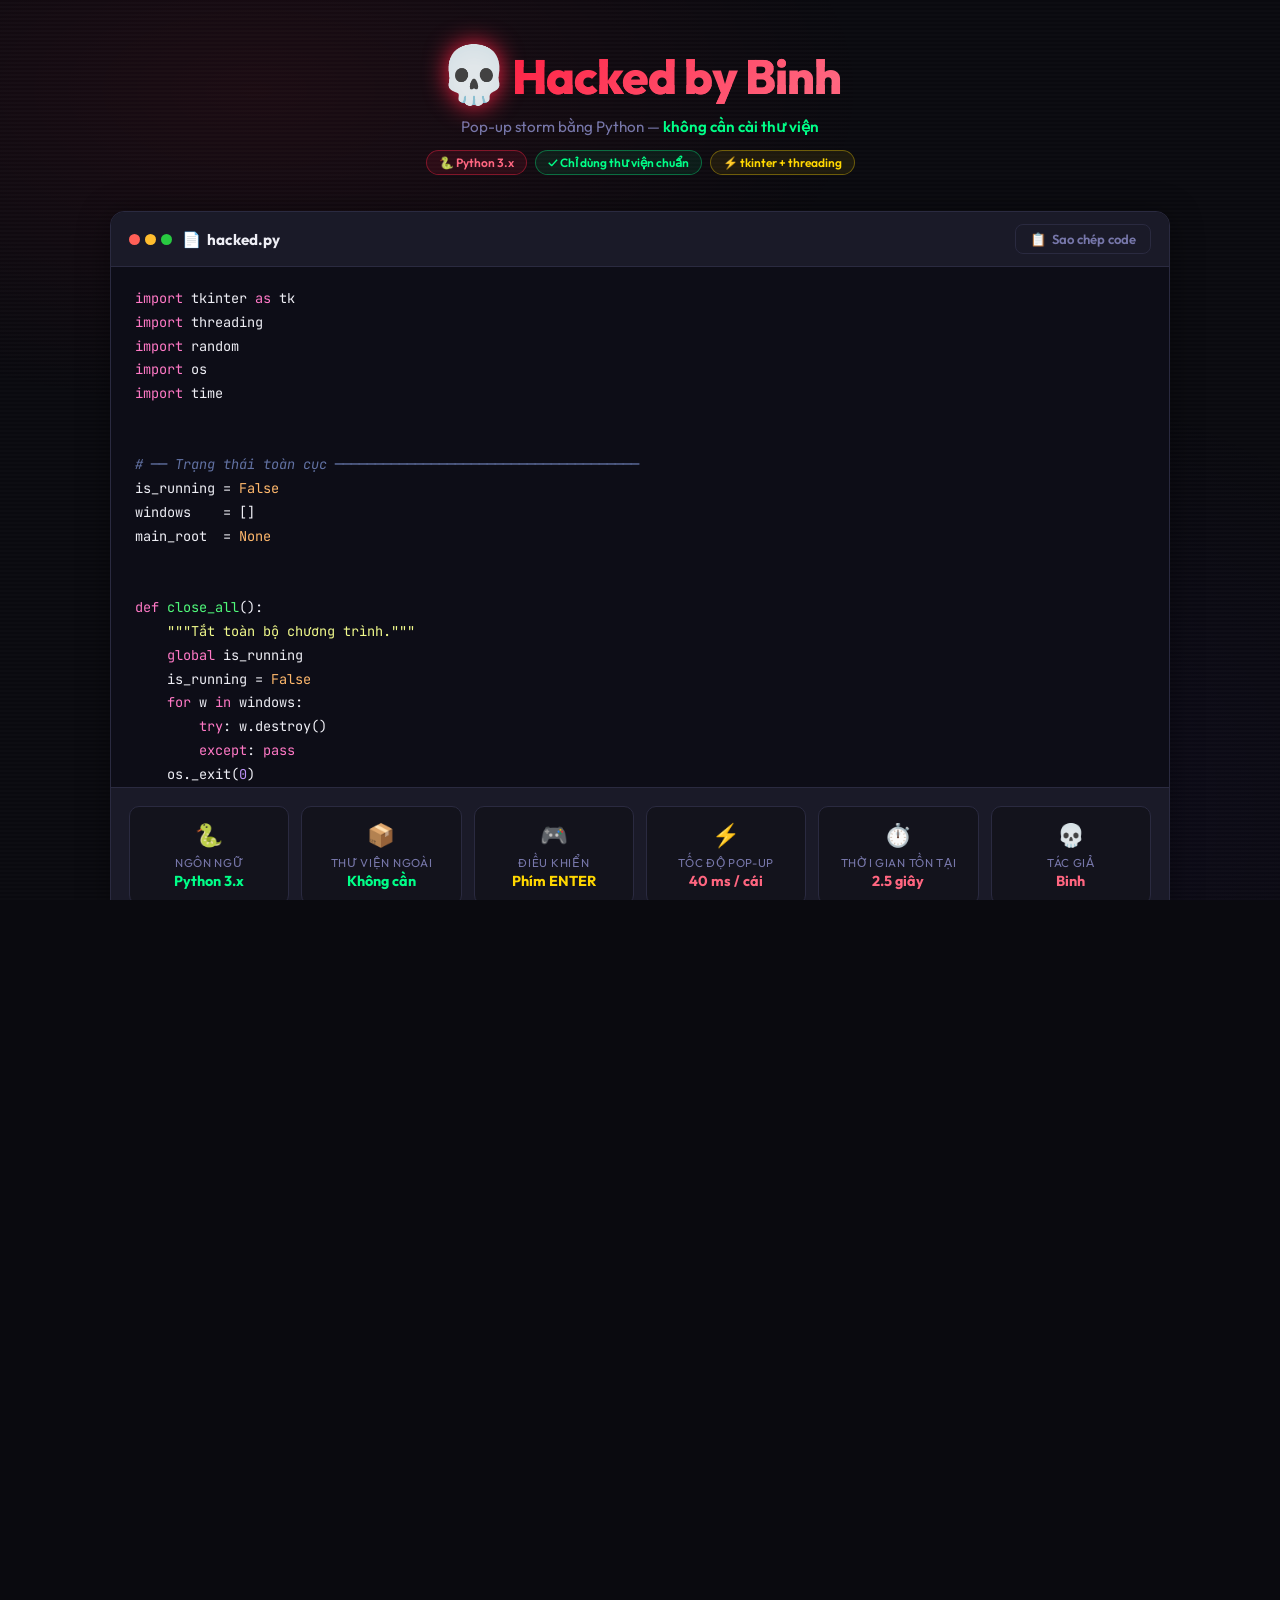
<file: frontend/index.html>
<!DOCTYPE html>
<html lang="vi">
<head>
  <meta charset="UTF-8" />
  <meta name="viewport" content="width=device-width, initial-scale=1.0" />
  <title>💀 Hacked by Binh — Code Share</title>
  <meta name="description" content="Chia sẻ code Python tạo hiệu ứng pop-up Hacked by Binh — chỉ dùng thư viện chuẩn Python." />
  <link rel="preconnect" href="https://fonts.googleapis.com" />
  <link href="https://fonts.googleapis.com/css2?family=JetBrains+Mono:wght@400;600&family=Outfit:wght@400;600;700;800&display=swap" rel="stylesheet" />
  <style>
    *, *::before, *::after { box-sizing: border-box; margin: 0; padding: 0; }

    :root {
      --bg: #0a0a0f;
      --surface: #13131c;
      --surface2: #1a1a28;
      --border: #2a2a40;
      --red: #ff2244;
      --red-glow: rgba(255,34,68,.35);
      --red-dk: #cc0022;
      --accent: #ff6680;
      --text: #eeeef5;
      --muted: #7777aa;
      --code-bg: #0d0d17;
      --green: #00ff88;
      --yellow: #ffd700;
      --r: 14px;
    }

    html, body {
      height: 100%;
      font-family: 'Outfit', sans-serif;
      background: var(--bg);
      color: var(--text);
      overflow-x: hidden;
    }

    body::before {
      content: '';
      position: fixed;
      inset: 0;
      background:
        radial-gradient(ellipse 80% 60% at 20% 10%, rgba(255,34,68,.07) 0%, transparent 60%),
        radial-gradient(ellipse 60% 80% at 80% 90%, rgba(100,50,255,.05) 0%, transparent 60%);
      pointer-events: none;
      z-index: 0;
    }

    body::after {
      content: '';
      position: fixed;
      inset: 0;
      background: repeating-linear-gradient(
        transparent 0px, transparent 2px,
        rgba(255,255,255,.015) 2px, rgba(255,255,255,.015) 4px
      );
      pointer-events: none;
      z-index: 0;
    }

    header {
      position: relative;
      z-index: 10;
      padding: 36px 24px 0;
      text-align: center;
    }

    .skull {
      font-size: 3.5rem;
      animation: skullPulse 2s ease-in-out infinite;
      display: inline-block;
      filter: drop-shadow(0 0 12px var(--red));
    }
    @keyframes skullPulse {
      0%, 100% { transform: scale(1); filter: drop-shadow(0 0 12px var(--red)); }
      50% { transform: scale(1.08); filter: drop-shadow(0 0 24px var(--red)); }
    }

    h1 {
      font-size: clamp(1.8rem, 5vw, 3rem);
      font-weight: 800;
      letter-spacing: -.02em;
      margin-top: 10px;
      background: linear-gradient(135deg, #ff2244, #ff6680, #ff2244);
      background-size: 200% auto;
      -webkit-background-clip: text;
      -webkit-text-fill-color: transparent;
      background-clip: text;
      animation: shimmer 3s linear infinite;
    }
    @keyframes shimmer { to { background-position: 200% center; } }

    .subtitle {
      margin-top: 8px;
      color: var(--muted);
      font-size: .95rem;
    }
    .subtitle span { color: var(--green); font-weight: 600; }

    .badges {
      display: flex;
      gap: 8px;
      justify-content: center;
      margin-top: 14px;
      flex-wrap: wrap;
    }
    .badge {
      display: inline-flex;
      align-items: center;
      gap: 5px;
      padding: 4px 12px;
      border-radius: 99px;
      font-size: .75rem;
      font-weight: 600;
      border: 1px solid;
    }
    .badge-red   { background: rgba(255,34,68,.1);  border-color: rgba(255,34,68,.4);  color: #ff6680; }
    .badge-green { background: rgba(0,255,136,.08); border-color: rgba(0,255,136,.35); color: var(--green); }
    .badge-gold  { background: rgba(255,215,0,.08); border-color: rgba(255,215,0,.35); color: var(--yellow); }

    .container {
      position: relative;
      z-index: 10;
      max-width: 1100px;
      margin: 36px auto 60px;
      padding: 0 20px;
      display: flex;
      flex-direction: column;
      gap: 28px;
    }

    .panel {
      background: var(--surface);
      border: 1px solid var(--border);
      border-radius: var(--r);
      overflow: hidden;
      box-shadow: 0 4px 32px rgba(0,0,0,.4);
      transition: box-shadow .3s;
    }
    .panel:hover {
      box-shadow: 0 8px 48px rgba(255,34,68,.1), 0 4px 32px rgba(0,0,0,.5);
    }

    .panel-header {
      display: flex;
      align-items: center;
      justify-content: space-between;
      padding: 12px 18px;
      background: var(--surface2);
      border-bottom: 1px solid var(--border);
    }

    .panel-title {
      display: flex;
      align-items: center;
      gap: 10px;
      font-weight: 700;
      font-size: .95rem;
    }
    .dot-row { display: flex; gap: 5px; }
    .dot-row span { width: 11px; height: 11px; border-radius: 50%; display: block; }
    .dot-red2   { background: #ff5f57; }
    .dot-yellow2{ background: #ffbd2e; }
    .dot-green2 { background: #28ca41; }

    .copy-btn {
      display: flex;
      align-items: center;
      gap: 6px;
      padding: 6px 14px;
      border-radius: 8px;
      border: 1px solid var(--border);
      background: transparent;
      color: var(--muted);
      font-family: 'Outfit', sans-serif;
      font-size: .82rem;
      font-weight: 600;
      cursor: pointer;
      transition: all .2s;
    }
    .copy-btn:hover { border-color: var(--red); color: var(--accent); background: rgba(255,34,68,.08); }
    .copy-btn.copied { border-color: var(--green); color: var(--green); background: rgba(0,255,136,.08); }

    .code-scroll {
      overflow-x: auto;
      overflow-y: auto;
      max-height: 520px;
    }
    .code-scroll::-webkit-scrollbar { width: 6px; height: 6px; }
    .code-scroll::-webkit-scrollbar-track { background: var(--code-bg); }
    .code-scroll::-webkit-scrollbar-thumb { background: #333355; border-radius: 4px; }

    pre {
      background: var(--code-bg);
      padding: 20px 24px;
      font-family: 'JetBrains Mono', monospace;
      font-size: .85rem;
      line-height: 1.75;
      min-width: 100%;
      width: max-content;
    }

    .kw { color: #ff79c6; }
    .fn { color: #50fa7b; }
    .cl { color: #8be9fd; }
    .st { color: #f1fa8c; }
    .cm { color: #6272a4; font-style: italic; }
    .nm { color: #bd93f9; }
    .op { color: #ff79c6; }
    .bi { color: #ffb86c; }

    .cmd-body { padding: 24px; }

    .step {
      display: flex;
      gap: 16px;
      align-items: flex-start;
      margin-bottom: 20px;
    }
    .step:last-child { margin-bottom: 0; }

    .step-num {
      flex-shrink: 0;
      width: 28px; height: 28px;
      border-radius: 50%;
      background: linear-gradient(135deg, var(--red), var(--red-dk));
      color: #fff;
      font-weight: 800;
      font-size: .8rem;
      display: flex; align-items: center; justify-content: center;
      box-shadow: 0 0 10px var(--red-glow);
    }
    .step-num-tip {
      flex-shrink: 0;
      width: 28px; height: 28px;
      border-radius: 50%;
      background: rgba(255,215,0,.15);
      border: 1px solid rgba(255,215,0,.4);
      font-size: .9rem;
      display: flex; align-items: center; justify-content: center;
    }

    .step-content { flex: 1; }
    .step-label { font-weight: 700; font-size: .9rem; margin-bottom: 8px; color: var(--text); }
    .step-desc { font-size: .84rem; color: var(--muted); line-height: 1.6; margin-bottom: 10px; }

    .cmd-box {
      display: flex;
      align-items: center;
      background: var(--code-bg);
      border: 1px solid var(--border);
      border-radius: 10px;
      overflow: hidden;
      transition: border-color .2s;
      margin-bottom: 8px;
    }
    .cmd-box:last-child { margin-bottom: 0; }
    .cmd-box:hover { border-color: #444466; }

    .cmd-prompt {
      padding: 12px 14px;
      color: var(--green);
      font-family: 'JetBrains Mono', monospace;
      font-size: .88rem;
      font-weight: 600;
      background: rgba(0,255,136,.06);
      border-right: 1px solid var(--border);
      user-select: none;
    }

    .cmd-text {
      flex: 1;
      padding: 12px 16px;
      font-family: 'JetBrains Mono', monospace;
      font-size: .88rem;
      color: #e2e2f0;
    }

    .cmd-copy {
      padding: 12px 14px;
      border: none;
      background: transparent;
      color: var(--muted);
      cursor: pointer;
      transition: color .2s;
      font-size: 1rem;
    }
    .cmd-copy:hover { color: var(--accent); }
    .cmd-copy.ok    { color: var(--green); }

    .warn-box {
      display: flex;
      gap: 12px;
      padding: 14px 18px;
      background: rgba(255,215,0,.05);
      border: 1px solid rgba(255,215,0,.25);
      border-radius: 10px;
      font-size: .84rem;
      color: #ccaa00;
      line-height: 1.6;
      margin-top: 20px;
    }
    .warn-icon { font-size: 1.2rem; flex-shrink: 0; margin-top: 1px; }

    .info-grid {
      display: grid;
      grid-template-columns: repeat(auto-fit, minmax(155px, 1fr));
      gap: 12px;
      padding: 18px;
      background: var(--surface2);
      border-top: 1px solid var(--border);
    }
    .info-card {
      padding: 14px;
      background: var(--surface);
      border: 1px solid var(--border);
      border-radius: 10px;
      text-align: center;
    }
    .info-card .ic-icon  { font-size: 1.4rem; margin-bottom: 6px; }
    .info-card .ic-label { font-size: .72rem; color: var(--muted); text-transform: uppercase; letter-spacing: .06em; }
    .info-card .ic-value { font-size: .9rem; font-weight: 700; margin-top: 2px; }
    .ic-value.red   { color: var(--accent); }
    .ic-value.green { color: var(--green); }
    .ic-value.gold  { color: var(--yellow); }

    .divider {
      display: flex; align-items: center; gap: 14px;
      color: var(--muted); font-size: .78rem; font-weight: 600;
      text-transform: uppercase; letter-spacing: .08em;
    }
    .divider::before, .divider::after {
      content: ''; flex: 1; height: 1px; background: var(--border);
    }

    footer {
      position: relative;
      z-index: 10;
      text-align: center;
      padding: 20px;
      color: var(--muted);
      font-size: .8rem;
      border-top: 1px solid var(--border);
    }
    footer strong { color: var(--accent); }

    .glitch { position: relative; display: inline-block; }
    .glitch::before, .glitch::after {
      content: attr(data-text);
      position: absolute;
      top: 0; left: 0;
      background: linear-gradient(135deg, #ff2244, #ff6680, #ff2244);
      background-size: 200% auto;
      -webkit-background-clip: text;
      -webkit-text-fill-color: transparent;
      background-clip: text;
    }
    .glitch::before { animation: glitch1 3s infinite; clip-path: polygon(0 0,100% 0,100% 35%,0 35%); }
    .glitch::after  { animation: glitch2 3s infinite; clip-path: polygon(0 65%,100% 65%,100% 100%,0 100%); }
    @keyframes glitch1 {
      0%,90%,100% { transform: none; }
      92% { transform: translate(-2px, 0); }
      94% { transform: translate(2px, 0); }
      96% { transform: translate(-1px, 0); }
    }
    @keyframes glitch2 {
      0%,90%,100% { transform: none; }
      91% { transform: translate(2px, 0); }
      93% { transform: translate(-2px, 0); }
      95% { transform: translate(1px, 0); }
    }

    @media (max-width: 640px) {
      pre { font-size: .76rem; }
      .cmd-text { font-size: .78rem; }
    }
  </style>
</head>
<body>

  <header>
    <div class="skull">&#128128;</div>
    <h1 class="glitch" data-text="Hacked by Binh">Hacked by Binh</h1>
    <p class="subtitle">Pop-up storm bằng Python &mdash; <span>không cần cài thư viện</span></p>
    <div class="badges">
      <span class="badge badge-red">🐍 Python 3.x</span>
      <span class="badge badge-green">&#10003; Chỉ dùng thư viện chuẩn</span>
      <span class="badge badge-gold">&#9889; tkinter + threading</span>
    </div>
  </header>

  <div class="container">

    <!-- CODE PANEL -->
    <div class="panel" id="code-panel">
      <div class="panel-header">
        <div class="panel-title">
          <div class="dot-row">
            <span class="dot-red2"></span>
            <span class="dot-yellow2"></span>
            <span class="dot-green2"></span>
          </div>
          &#128196;&nbsp; hacked.py
        </div>
        <button class="copy-btn" id="copyCode" onclick="copyCode()">
          &#128203; <span id="copyCodeLabel">Sao chép code</span>
        </button>
      </div>

      <div class="code-scroll">
        <pre id="code-content"><span class="kw">import</span> tkinter <span class="kw">as</span> tk
<span class="kw">import</span> threading
<span class="kw">import</span> random
<span class="kw">import</span> os
<span class="kw">import</span> time


<span class="cm"># ── Trạng thái toàn cục ──────────────────────────────────────</span>
is_running = <span class="bi">False</span>
windows    = []
main_root  = <span class="bi">None</span>


<span class="kw">def</span> <span class="fn">close_all</span>():
    <span class="st">"""Tắt toàn bộ chương trình."""</span>
    <span class="kw">global</span> is_running
    is_running = <span class="bi">False</span>
    <span class="kw">for</span> w <span class="kw">in</span> windows:
        <span class="kw">try</span>: w.destroy()
        <span class="kw">except</span>: <span class="kw">pass</span>
    os._exit(<span class="nm">0</span>)


<span class="kw">def</span> <span class="fn">auto_close_window</span>(win):
    <span class="st">"""Đóng một cửa sổ và xóa khỏi danh sách."""</span>
    <span class="kw">try</span>:
        <span class="kw">if</span> win <span class="kw">in</span> windows:
            windows.remove(win)
        win.destroy()
    <span class="kw">except</span>: <span class="kw">pass</span>


<span class="kw">def</span> <span class="fn">spawn_window</span>():
    <span class="st">"""Tạo một cửa sổ pop-up mới và lên lịch cái tiếp theo."""</span>
    <span class="kw">if not</span> is_running:
        <span class="kw">return</span>

    win = tk.<span class="cl">Toplevel</span>(main_root)
    win.overrideredirect(<span class="bi">True</span>)   <span class="cm"># Ẩn thanh tiêu đề hệ thống</span>

    w, h = <span class="nm">550</span>, <span class="nm">250</span>
    sw   = win.winfo_screenwidth()
    sh   = win.winfo_screenheight()
    x    = random.randint(<span class="op">-</span><span class="nm">100</span>, sw <span class="op">-</span> <span class="nm">100</span>)
    y    = random.randint(<span class="op">-</span><span class="nm">100</span>, sh <span class="op">-</span> <span class="nm">100</span>)

    win.geometry(<span class="bi">f</span><span class="st">"{w}x{h}+{x}+{y}"</span>)
    win.attributes(<span class="st">'-topmost'</span>, <span class="bi">True</span>)
    win.configure(bg=<span class="st">'black'</span>)

    <span class="cm"># Thanh tiêu đề giả màu tối</span>
    title_bar = tk.<span class="cl">Frame</span>(win, bg=<span class="st">"#222222"</span>, relief=<span class="st">"flat"</span>, bd=<span class="nm">0</span>)
    title_bar.pack(expand=<span class="bi">False</span>, fill=<span class="st">"x"</span>, side=<span class="st">"top"</span>)

    tk.<span class="cl">Label</span>(
        title_bar, text=<span class="st">"Tsbinh"</span>,
        bg=<span class="st">"#222222"</span>, fg=<span class="st">"white"</span>,
        font=(<span class="st">"Arial"</span>, <span class="nm">10</span>)
    ).pack(side=<span class="st">"left"</span>, padx=<span class="nm">10</span>, pady=<span class="nm">2</span>)

    <span class="cm"># Nội dung chính</span>
    tk.<span class="cl">Label</span>(
        win, text=<span class="st">"Hacked by Binh"</span>,
        font=(<span class="st">"Arial"</span>, <span class="nm">50</span>, <span class="st">"bold"</span>),
        bg=<span class="st">'black'</span>, fg=<span class="st">'red'</span>
    ).pack(expand=<span class="bi">True</span>)

    windows.append(win)

    <span class="cm"># Tự đóng sau 2.5 giây</span>
    win.after(<span class="nm">2500</span>, <span class="kw">lambda</span>: auto_close_window(win))

    <span class="cm"># Kích hoạt cửa sổ tiếp theo sau 40 ms</span>
    <span class="kw">if</span> is_running:
        main_root.after(<span class="nm">40</span>, spawn_window)


<span class="kw">def</span> <span class="fn">wait_for_stop_key</span>():
    <span class="st">"""Luồng nền: nhấn Enter trong terminal để TẮT chương trình."""</span>
    <span class="bi">input</span>()   <span class="cm"># Chặn đến khi người dùng nhấn Enter</span>
    close_all()


<span class="kw">if</span> __name__ <span class="op">==</span> <span class="st">"__main__"</span>:
    <span class="bi">print</span>(<span class="st">"━━━━━━━━━━━━━━━━━━━━━━━━━━━━━━━━━━━━━"</span>)
    <span class="bi">print</span>(<span class="st">"  💀  Hacked by Binh — Pop-up Storm"</span>)
    <span class="bi">print</span>(<span class="st">"━━━━━━━━━━━━━━━━━━━━━━━━━━━━━━━━━━━━━"</span>)
    <span class="bi">print</span>(<span class="st">"► Nhấn ENTER để BẮT ĐẦU pop-up liên tục..."</span>)
    <span class="bi">input</span>()   <span class="cm"># Chờ người dùng nhấn Enter lần 1</span>

    <span class="bi">print</span>(<span class="st">"► Đang chạy! Nhấn ENTER lần nữa để DỪNG."</span>)

    is_running = <span class="bi">True</span>

    <span class="cm"># Luồng lắng nghe phím Enter để dừng</span>
    stop_thread = threading.<span class="cl">Thread</span>(target=wait_for_stop_key, daemon=<span class="bi">True</span>)
    stop_thread.start()

    <span class="cm"># Khởi tạo cửa sổ gốc ẩn</span>
    main_root = tk.<span class="cl">Tk</span>()
    main_root.withdraw()

    <span class="cm"># Bắt đầu chuỗi pop-up</span>
    spawn_window()

    <span class="cm"># Vòng lặp giao diện</span>
    main_root.mainloop()
</pre>
      </div>

      <div class="info-grid">
        <div class="info-card">
          <div class="ic-icon">🐍</div>
          <div class="ic-label">Ngôn ngữ</div>
          <div class="ic-value green">Python 3.x</div>
        </div>
        <div class="info-card">
          <div class="ic-icon">📦</div>
          <div class="ic-label">Thư viện ngoài</div>
          <div class="ic-value green">Không cần</div>
        </div>
        <div class="info-card">
          <div class="ic-icon">🎮</div>
          <div class="ic-label">Điều khiển</div>
          <div class="ic-value gold">Phím ENTER</div>
        </div>
        <div class="info-card">
          <div class="ic-icon">⚡</div>
          <div class="ic-label">Tốc độ pop-up</div>
          <div class="ic-value red">40 ms / cái</div>
        </div>
        <div class="info-card">
          <div class="ic-icon">⏱️</div>
          <div class="ic-label">Thời gian tồn tại</div>
          <div class="ic-value red">2.5 giây</div>
        </div>
        <div class="info-card">
          <div class="ic-icon">💀</div>
          <div class="ic-label">Tác giả</div>
          <div class="ic-value red">Binh</div>
        </div>
      </div>
    </div>

    <div class="divider">Hướng dẫn chạy</div>

    <!-- COMMAND PANEL -->
    <div class="panel" id="cmd-panel">
      <div class="panel-header">
        <div class="panel-title">
          <div class="dot-row">
            <span class="dot-red2"></span>
            <span class="dot-yellow2"></span>
            <span class="dot-green2"></span>
          </div>
          &#128187;&nbsp; Terminal — Lệnh chạy
        </div>
        <span class="badge badge-green">&#10003; Không cần pip install</span>
      </div>

      <div class="cmd-body">

        <div class="step">
          <div class="step-num">1</div>
          <div class="step-content">
            <div class="step-label">Lưu file code</div>
            <div class="step-desc">Sao chép code bên trên, lưu thành file <code style="color:var(--accent);background:rgba(255,102,128,.1);padding:1px 6px;border-radius:4px;">hacked.py</code> ở bất kỳ đâu trên máy.</div>
          </div>
        </div>

        <div class="step">
          <div class="step-num">2</div>
          <div class="step-content">
            <div class="step-label">Chạy bằng Python</div>
            <div class="step-desc">Mở terminal (CMD / PowerShell / Terminal), cd vào thư mục chứa file và chạy:</div>
            <div class="cmd-box">
              <span class="cmd-prompt">$</span>
              <span class="cmd-text" id="cmd1">python hacked.py</span>
              <button class="cmd-copy" id="copyCmd1" onclick="copyCmd('cmd1','copyCmd1')" title="Sao chép lệnh">📋</button>
            </div>
          </div>
        </div>

        <div class="step">
          <div class="step-num">3</div>
          <div class="step-content">
            <div class="step-label">Điều khiển bằng phím ENTER</div>
            <div class="step-desc">Chương trình chạy qua terminal — <strong>không cần cài keyboard library</strong>:</div>
            <div class="cmd-box">
              <span class="cmd-prompt" style="color:#ffd700;background:rgba(255,215,0,.06);">↵</span>
              <span class="cmd-text"><strong>ENTER lần 1</strong> &mdash; Bắt đầu bắn pop-up liên tục</span>
            </div>
            <div class="cmd-box">
              <span class="cmd-prompt" style="color:#ff6680;background:rgba(255,102,128,.06);">✕</span>
              <span class="cmd-text"><strong>ENTER lần 2</strong> &mdash; Dừng và đóng tất cả cửa sổ</span>
            </div>
          </div>
        </div>

        <div class="step">
          <div class="step-num-tip">💡</div>
          <div class="step-content">
            <div class="step-label">Lệnh thay thế (macOS / Linux)</div>
            <div class="step-desc">Nếu <code style="color:var(--accent);">python</code> không nhận, dùng:</div>
            <div class="cmd-box">
              <span class="cmd-prompt">$</span>
              <span class="cmd-text" id="cmd2">python3 hacked.py</span>
              <button class="cmd-copy" id="copyCmd2" onclick="copyCmd('cmd2','copyCmd2')" title="Sao chép lệnh">📋</button>
            </div>
          </div>
        </div>

        <div class="warn-box">
          <span class="warn-icon">⚠️</span>
          <div>
            <strong>Lưu ý:</strong> Code này tạo ra hàng loạt cửa sổ pop-up phủ kín màn hình. Chỉ chạy trên máy <strong>của chính bạn</strong> hoặc khi được phép — dùng để đùa vui với bạn bè, không dùng để gây hại người khác!
          </div>
        </div>

      </div>
    </div>

  </div>

  <footer>
    Made with &#128128; by <strong>Binh</strong> &nbsp;&middot;&nbsp; Python stdlib only &nbsp;&middot;&nbsp; No pip needed
  </footer>

  <script>
    function getPlainCode() {
      return document.getElementById('code-content').innerText;
    }

    function copyCode() {
      navigator.clipboard.writeText(getPlainCode()).then(function() {
        var btn   = document.getElementById('copyCode');
        var label = document.getElementById('copyCodeLabel');
        btn.classList.add('copied');
        label.textContent = 'Da sao chep!';
        setTimeout(function() {
          btn.classList.remove('copied');
          label.textContent = 'Sao chep code';
        }, 2200);
      });
    }

    function copyCmd(textId, btnId) {
      var text = document.getElementById(textId).innerText;
      navigator.clipboard.writeText(text).then(function() {
        var btn = document.getElementById(btnId);
        btn.classList.add('ok');
        btn.textContent = 'OK';
        setTimeout(function() {
          btn.classList.remove('ok');
          btn.textContent = 'Copy';
        }, 2000);
      });
    }
  </script>
</body>
</html>
</file>
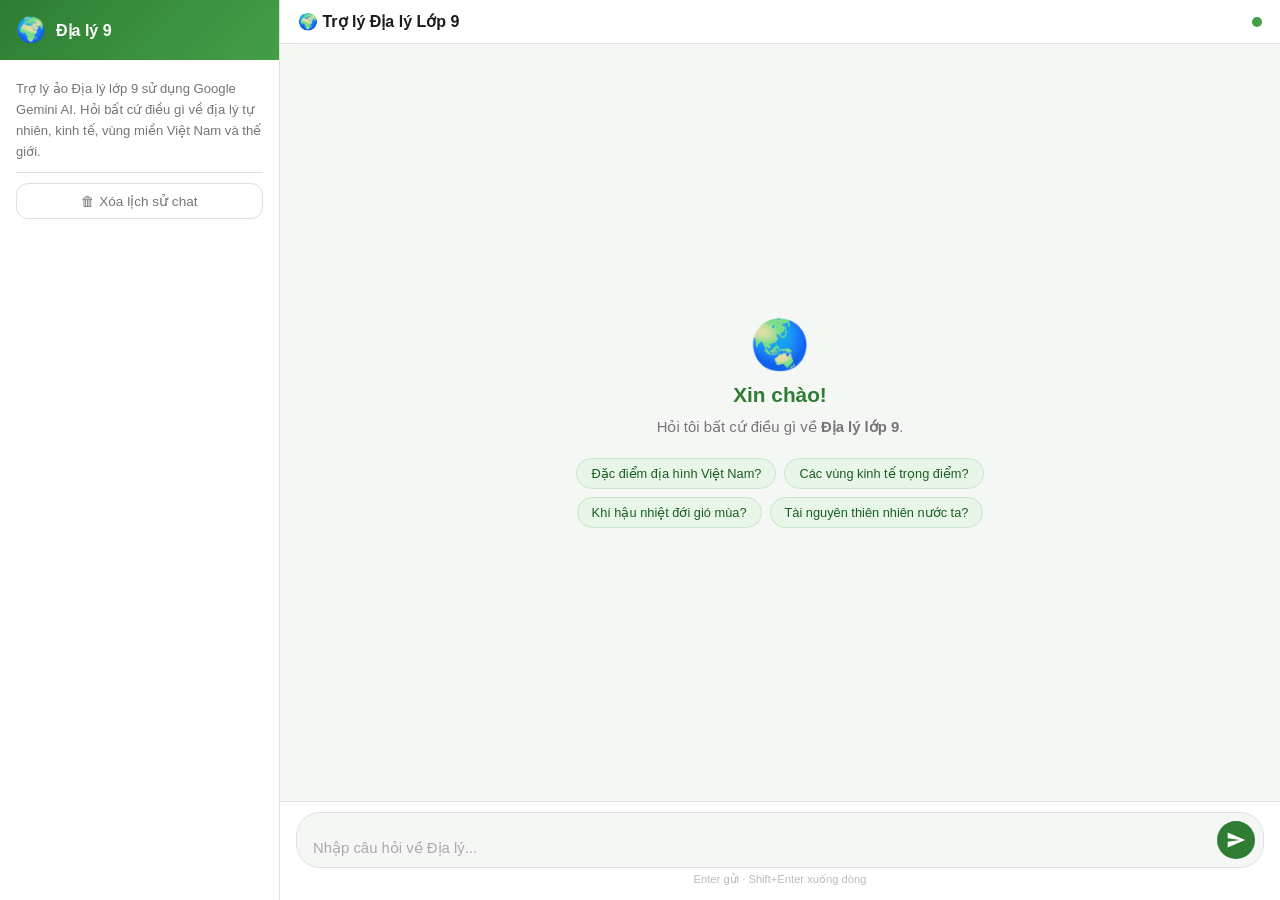
<file: frontend/dialy9.html>
<!DOCTYPE html>
<html lang="vi">
<head>
  <meta charset="UTF-8" />
  <meta name="viewport" content="width=device-width, initial-scale=1.0" />
  <title>🌍 Trợ lý Địa lý Lớp 9</title>
  <link rel="stylesheet" href="style.css" />
</head>
<body>
  <div class="app">

    <!-- Sidebar -->
    <aside class="sidebar" id="sidebar">
      <div class="sidebar-header">
        <span class="logo">🌍</span>
        <h2>Địa lý 9</h2>
        <button class="close-btn" id="closeSidebar">✕</button>
      </div>
      <div class="sidebar-body">
        <p class="sidebar-info">
          Trợ lý ảo Địa lý lớp 9 sử dụng Google Gemini AI.
          Hỏi bất cứ điều gì về địa lý tự nhiên, kinh tế,
          vùng miền Việt Nam và thế giới.
        </p>
        <hr />
        <button class="btn-clear" id="clearChat">🗑 Xóa lịch sử chat</button>
      </div>
    </aside>

    <div class="overlay" id="overlay"></div>

    <!-- Main -->
    <div class="main">
      <header class="topbar">
        <button class="menu-btn" id="menuBtn" aria-label="Menu">☰</button>
        <div class="topbar-title">🌍 Trợ lý Địa lý Lớp 9</div>
        <div class="status-dot" id="statusDot"></div>
      </header>

      <main class="chat" id="chat">
        <div class="welcome" id="welcome">
          <div class="welcome-icon">🌏</div>
          <h3>Xin chào!</h3>
          <p>Hỏi tôi bất cứ điều gì về <strong>Địa lý lớp 9</strong>.</p>
          <div class="suggestions">
            <button class="chip" onclick="fillSuggestion(this)">Đặc điểm địa hình Việt Nam?</button>
            <button class="chip" onclick="fillSuggestion(this)">Các vùng kinh tế trọng điểm?</button>
            <button class="chip" onclick="fillSuggestion(this)">Khí hậu nhiệt đới gió mùa?</button>
            <button class="chip" onclick="fillSuggestion(this)">Tài nguyên thiên nhiên nước ta?</button>
          </div>
        </div>
      </main>

      <footer class="input-area">
        <div class="input-box">
          <textarea id="userInput" placeholder="Nhập câu hỏi về Địa lý..." rows="1"></textarea>
          <button id="sendBtn" onclick="sendMessage()" aria-label="Gửi">
            <svg viewBox="0 0 24 24" fill="currentColor" width="20" height="20">
              <path d="M2.01 21L23 12 2.01 3 2 10l15 2-15 2z"/>
            </svg>
          </button>
        </div>
        <p class="input-hint">Enter gửi · Shift+Enter xuống dòng</p>
      </footer>
    </div>

  </div>
  <script src="app.js"></script>
</body>
</html>
</file>
<file: frontend/style.css>
*, *::before, *::after { box-sizing: border-box; margin: 0; padding: 0; }

:root {
  --green:      #2e7d32;
  --green-dk:   #1b5e20;
  --green-lt:   #e8f5e9;
  --accent:     #43a047;
  --bg:         #f5f7f5;
  --surface:    #ffffff;
  --border:     #e0e0e0;
  --text:       #1a1a1a;
  --muted:      #757575;
  --sw:         280px;
  --r:          12px;
}

body {
  font-family: -apple-system, BlinkMacSystemFont, "Segoe UI", Roboto, sans-serif;
  background: var(--bg);
  height: 100dvh;
  overflow: hidden;
  color: var(--text);
}

.app { display: flex; height: 100dvh; }

/* ── Sidebar ── */
.sidebar {
  width: var(--sw);
  background: var(--surface);
  border-right: 1px solid var(--border);
  display: flex;
  flex-direction: column;
  flex-shrink: 0;
  z-index: 200;
  transition: transform .25s ease;
}

.sidebar-header {
  display: flex;
  align-items: center;
  gap: 10px;
  padding: 16px;
  background: linear-gradient(135deg, var(--green), var(--accent));
  color: #fff;
}

.sidebar-header .logo { font-size: 1.5rem; }
.sidebar-header h2    { flex: 1; font-size: 1rem; }

.close-btn {
  display: none;
  background: none;
  border: none;
  color: #fff;
  font-size: 1rem;
  cursor: pointer;
}

.sidebar-body {
  padding: 18px 16px;
  display: flex;
  flex-direction: column;
  gap: 10px;
  overflow-y: auto;
  flex: 1;
}

.sidebar-body label {
  font-size: .75rem;
  font-weight: 700;
  color: var(--muted);
  text-transform: uppercase;
  letter-spacing: .05em;
}

.key-wrapper { display: flex; gap: 6px; }

.key-wrapper input {
  flex: 1;
  padding: 9px 12px;
  border: 1.5px solid var(--border);
  border-radius: var(--r);
  font-size: .88rem;
  font-family: monospace;
  outline: none;
  transition: border-color .2s;
}
.key-wrapper input:focus { border-color: var(--green); }

#toggleKey {
  background: var(--bg);
  border: 1.5px solid var(--border);
  border-radius: var(--r);
  padding: 0 10px;
  cursor: pointer;
}

.btn-save {
  background: var(--green);
  color: #fff;
  border: none;
  border-radius: var(--r);
  padding: 10px;
  font-size: .9rem;
  font-weight: 600;
  cursor: pointer;
  transition: background .2s;
}
.btn-save:hover { background: var(--green-dk); }

.hint-link {
  font-size: .8rem;
  color: var(--green);
  text-decoration: none;
}
.hint-link:hover { text-decoration: underline; }

hr { border: none; border-top: 1px solid var(--border); }

.sidebar-info {
  font-size: .82rem;
  color: var(--muted);
  line-height: 1.6;
}

.btn-clear {
  background: none;
  border: 1.5px solid var(--border);
  border-radius: var(--r);
  padding: 9px;
  font-size: .85rem;
  cursor: pointer;
  color: var(--muted);
  transition: border-color .2s, color .2s;
}
.btn-clear:hover { border-color: #e53935; color: #e53935; }

/* ── Overlay ── */
.overlay {
  display: none;
  position: fixed;
  inset: 0;
  background: rgba(0,0,0,.4);
  z-index: 190;
}
.overlay.show { display: block; }

/* ── Main ── */
.main {
  flex: 1;
  display: flex;
  flex-direction: column;
  min-width: 0;
  height: 100dvh;
}

/* ── Topbar ── */
.topbar {
  display: flex;
  align-items: center;
  gap: 12px;
  padding: 12px 18px;
  background: var(--surface);
  border-bottom: 1px solid var(--border);
  flex-shrink: 0;
}

.menu-btn {
  display: none;
  background: none;
  border: none;
  font-size: 1.3rem;
  cursor: pointer;
}

.topbar-title { flex: 1; font-weight: 700; font-size: 1rem; }

.status-dot {
  width: 10px; height: 10px;
  border-radius: 50%;
  background: #ccc;
  transition: background .3s;
  flex-shrink: 0;
}
.status-dot.ready   { background: #43a047; }
.status-dot.loading { background: #fb8c00; }
.status-dot.error   { background: #e53935; }

/* ── Chat ── */
.chat {
  flex: 1;
  overflow-y: auto;
  padding: 24px 16px;
  display: flex;
  flex-direction: column;
  gap: 18px;
  scroll-behavior: smooth;
}
.chat::-webkit-scrollbar { width: 4px; }
.chat::-webkit-scrollbar-thumb { background: #ddd; border-radius: 4px; }

/* Welcome */
.welcome {
  margin: auto;
  text-align: center;
  max-width: 460px;
  padding: 16px;
}
.welcome-icon { font-size: 3rem; margin-bottom: 10px; }
.welcome h3   { font-size: 1.3rem; color: var(--green); margin-bottom: 8px; }
.welcome p    { font-size: .93rem; color: var(--muted); line-height: 1.7; margin-bottom: 18px; }

.suggestions { display: flex; flex-wrap: wrap; gap: 8px; justify-content: center; }

.chip {
  background: var(--green-lt);
  border: 1.5px solid #c8e6c9;
  border-radius: 20px;
  padding: 7px 14px;
  font-size: .8rem;
  color: var(--green-dk);
  cursor: pointer;
  transition: background .2s;
}
.chip:hover { background: #c8e6c9; }

/* Messages */
.message {
  display: flex;
  gap: 10px;
  align-items: flex-end;
  animation: fadeUp .22s ease;
}
@keyframes fadeUp {
  from { opacity: 0; transform: translateY(8px); }
  to   { opacity: 1; transform: translateY(0); }
}

.avatar { font-size: 1.3rem; width: 32px; text-align: center; flex-shrink: 0; }

.bubble {
  max-width: 74%;
  padding: 11px 15px;
  border-radius: 18px;
  line-height: 1.65;
  font-size: .93rem;
  white-space: pre-wrap;
  word-break: break-word;
}

.bot-message                { flex-direction: row; }
.bot-message .bubble        { background: var(--surface); border: 1px solid var(--border); border-bottom-left-radius: 4px; }

.user-message               { flex-direction: row-reverse; }
.user-message .bubble       { background: var(--green); color: #fff; border-bottom-right-radius: 4px; }

.bubble.error               { background: #fff5f5; border: 1px solid #ffcdd2; color: #c62828; }

/* Typing */
.typing-bubble {
  display: flex; gap: 5px; align-items: center;
  padding: 13px 16px;
  background: var(--surface);
  border: 1px solid var(--border);
  border-radius: 18px;
  border-bottom-left-radius: 4px;
}
.dot {
  width: 7px; height: 7px;
  background: var(--accent);
  border-radius: 50%;
  animation: blink 1.2s infinite;
}
.dot:nth-child(2) { animation-delay: .2s; }
.dot:nth-child(3) { animation-delay: .4s; }
@keyframes blink {
  0%,80%,100% { transform: scale(.6); opacity: .4; }
  40%          { transform: scale(1);  opacity: 1; }
}

/* ── Input ── */
.input-area {
  padding: 10px 16px 14px;
  background: var(--surface);
  border-top: 1px solid var(--border);
  flex-shrink: 0;
}

.input-box {
  display: flex;
  gap: 10px;
  align-items: flex-end;
  background: var(--bg);
  border: 1.5px solid var(--border);
  border-radius: 24px;
  padding: 8px 8px 8px 16px;
  transition: border-color .2s;
}
.input-box:focus-within { border-color: var(--green); }

textarea {
  flex: 1;
  border: none;
  background: transparent;
  resize: none;
  font-size: .93rem;
  font-family: inherit;
  line-height: 1.5;
  max-height: 120px;
  outline: none;
}
textarea::placeholder { color: #aaa; }

#sendBtn {
  width: 38px; height: 38px;
  border-radius: 50%;
  border: none;
  background: var(--green);
  color: #fff;
  cursor: pointer;
  display: flex;
  align-items: center;
  justify-content: center;
  flex-shrink: 0;
  transition: background .2s, transform .1s;
}
#sendBtn:hover   { background: var(--green-dk); }
#sendBtn:active  { transform: scale(.92); }
#sendBtn:disabled { background: #bbb; cursor: not-allowed; }

.input-hint { font-size: .7rem; color: #bbb; text-align: center; margin-top: 5px; }

/* ── Mobile ── */
@media (max-width: 640px) {
  .sidebar {
    position: fixed;
    top: 0; left: 0; bottom: 0;
    transform: translateX(-100%);
    box-shadow: 4px 0 20px rgba(0,0,0,.15);
  }
  .sidebar.open { transform: translateX(0); }
  .close-btn { display: block; }
  .menu-btn  { display: block; }
  .bubble    { max-width: 88%; }
}
</file>
